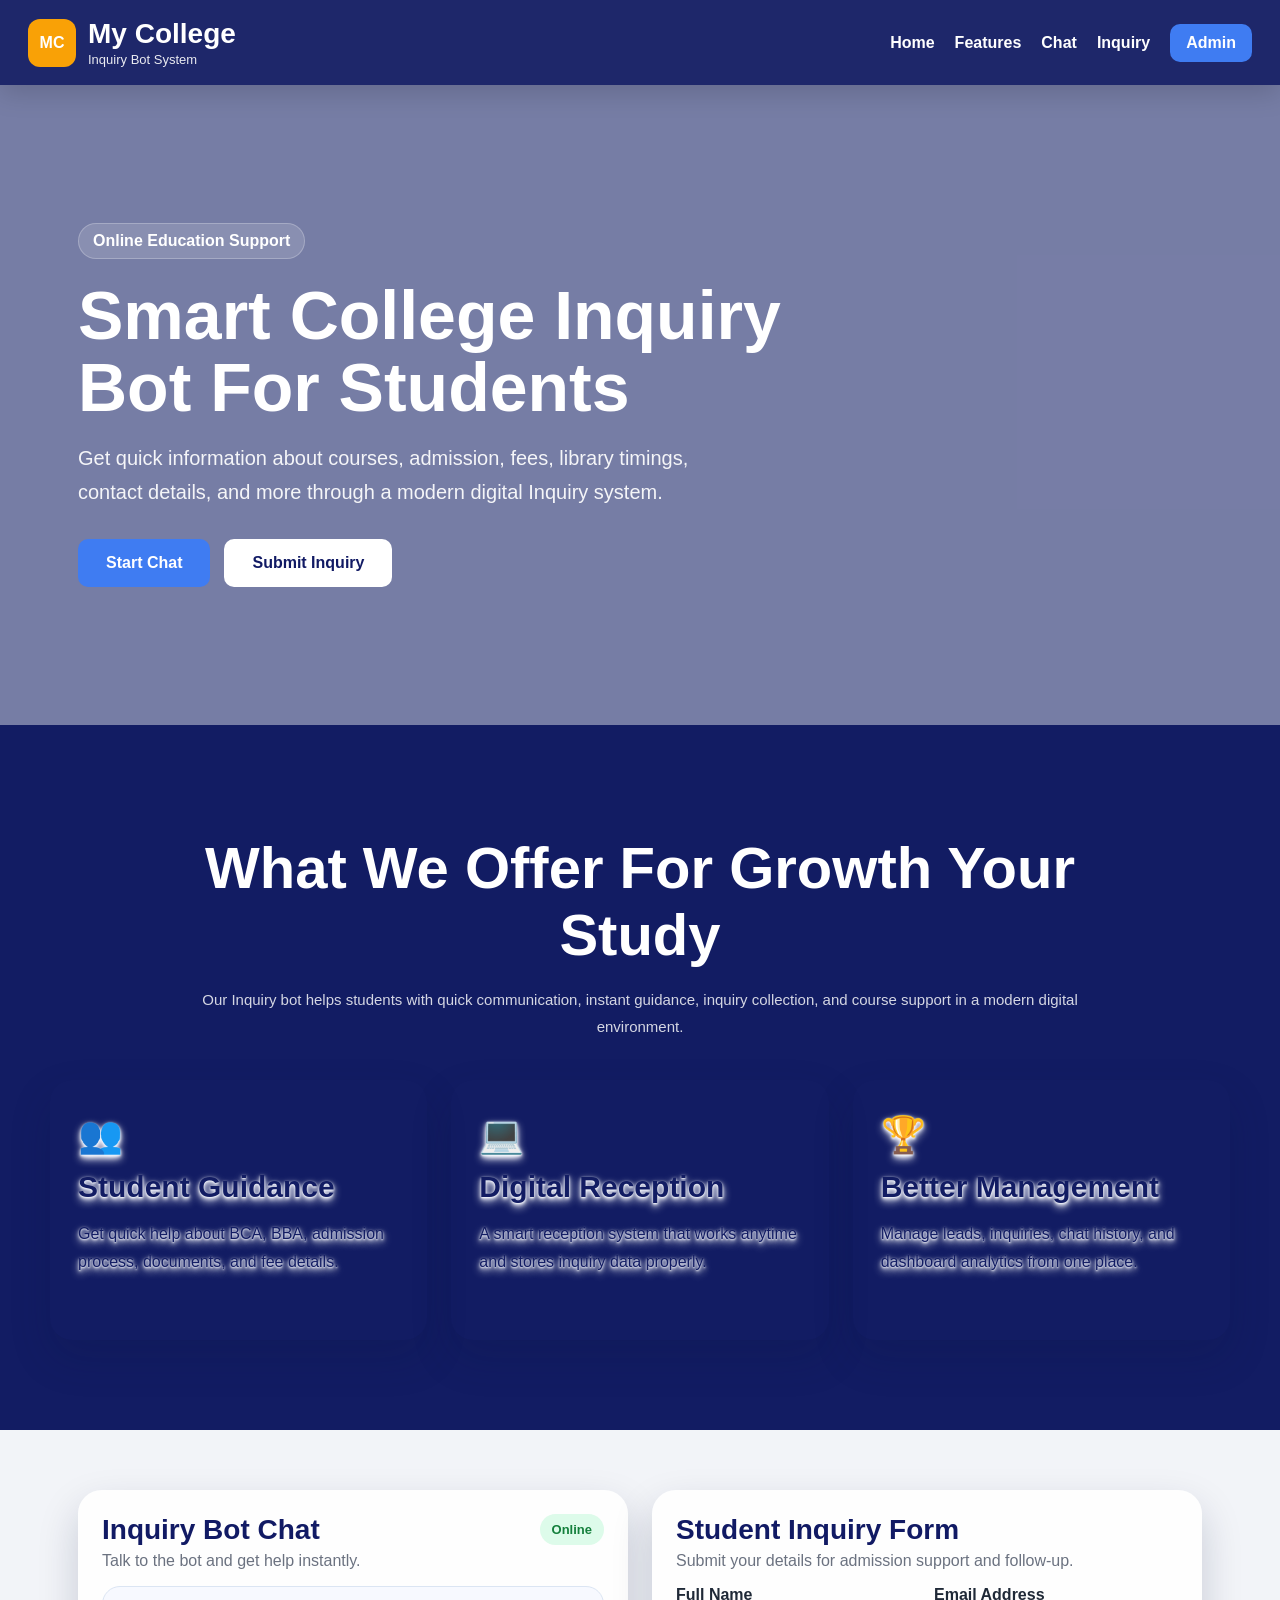
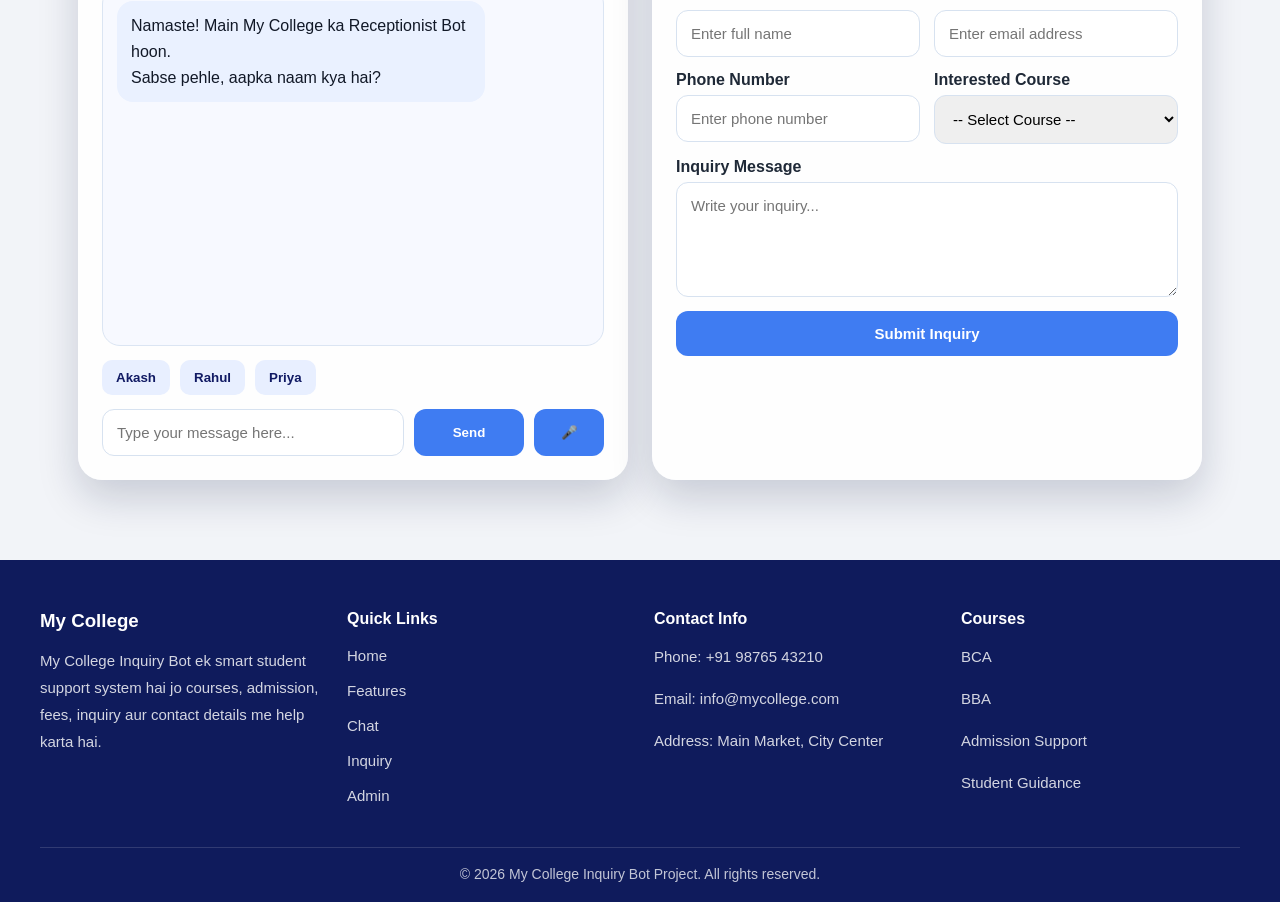
<file: Receptionist-Bot-Project/frontend/index.html>
<!DOCTYPE html>
<html lang="en">
<head>
  <meta charset="UTF-8" />
  <meta name="viewport" content="width=device-width, initial-scale=1.0" />
  <title>My College Inquiry Bot</title>
  <link rel="stylesheet" href="style.css" />
</head>
<body>

  <header class="main-header">
    <div class="logo-box">
      <div class="logo-icon">MC</div>
      <div class="logo-text">
        <h1>My College</h1>
        <p>Inquiry Bot System</p>
      </div>
    </div>

    <nav class="main-nav">
      <a href="#hero">Home</a>
      <a href="#features">Features</a>
      <a href="#chatSection">Chat</a>
      <a href="#inquirySection">Inquiry</a>
      <a href="admin.html" target="_blank" class="nav-button">Admin</a>
    </nav>
  </header>

  <section class="hero-section" id="hero">
    <div class="hero-overlay"></div>
    <div class="hero-content">
      <div class="hero-left">
        <span class="hero-badge">Online Education Support</span>
        <h2>Smart College Inquiry Bot For Students</h2>
        <p>
          Get quick information about courses, admission, fees, library timings,
          contact details, and more through a modern digital Inquiry system.
        </p>

        <div class="hero-actions">
          <a href="#chatSection" class="btn-primary">Start Chat</a>
          <a href="#inquirySection" class="btn-secondary">Submit Inquiry</a>
        </div>
      </div>
    </div>
  </section>

  <section class="features-section" id="features">
    <div class="section-title">
      <h2>What We Offer For Growth Your Study</h2>
      <p>
        Our Inquiry bot helps students with quick communication, instant guidance,
        inquiry collection, and course support in a modern digital environment.
      </p>
    </div>

    <div class="feature-cards">
      <div class="feature-card purple">
        <div class="feature-icon">👥</div>
        <h3>Student Guidance</h3>
        <p>Get quick help about BCA, BBA, admission process, documents, and fee details.</p>
      </div>

      <div class="feature-card blue">
        <div class="feature-icon">💻</div>
        <h3>Digital Reception</h3>
        <p>A smart reception system that works anytime and stores inquiry data properly.</p>
      </div>

      <div class="feature-card pink">
        <div class="feature-icon">🏆</div>
        <h3>Better Management</h3>
        <p>Manage leads, inquiries, chat history, and dashboard analytics from one place.</p>
      </div>
    </div>
  </section>

  <section class="bot-layout-section">
    <div class="bot-layout-grid">
      <section id="chatSection" class="glass-panel">
        <div class="panel-head">
          <div>
            <h3>Inquiry Bot Chat</h3>
            <p>Talk to the bot and get help instantly.</p>
          </div>
          <span class="live-badge">Online</span>
        </div>

        <div id="chatMessages" class="chat-messages"></div>
        <div id="quickOptions" class="quick-options"></div>

        <div class="chat-input-row">
          <input id="userInput" type="text" placeholder="Type your message here..." />
          <button type="button" onclick="sendMessage()">Send</button>
          <button type="button" class="mic-btn" onclick="startVoice()">🎤</button>
        </div>
      </section>

      <section id="inquirySection" class="glass-panel">
        <div class="panel-head">
          <div>
            <h3>Student Inquiry Form</h3>
            <p>Submit your details for admission support and follow-up.</p>
          </div>
        </div>

        <form id="inquiryForm" class="inquiry-form">
          <div class="form-row">
            <div class="form-group">
              <label for="name">Full Name</label>
              <input id="name" type="text" placeholder="Enter full name" required />
            </div>

            <div class="form-group">
              <label for="email">Email Address</label>
              <input id="email" type="email" placeholder="Enter email address" />
            </div>
          </div>

          <div class="form-row">
            <div class="form-group">
              <label for="phone">Phone Number</label>
              <input id="phone" type="text" placeholder="Enter phone number" />
            </div>

            <div class="form-group">
              <label for="course">Interested Course</label>
              <select id="course" required>
                <option value="">-- Select Course --</option>
                <option value="BCA">BCA</option>
                <option value="BBA">BBA</option>
              </select>
            </div>
          </div>

          <div class="form-group">
            <label for="message">Inquiry Message</label>
            <textarea id="message" rows="5" placeholder="Write your inquiry..." required></textarea>
          </div>

          <button type="submit" class="full-submit-btn">Submit Inquiry</button>
        </form>

        <p id="formStatus" class="form-status"></p>
      </section>
    </div>
  </section>

  <footer class="site-footer">
    <div class="footer-container">
      <div class="footer-grid">
        <div class="footer-box">
          <h3>My College</h3>
          <p>
            My College Inquiry Bot ek smart student support system hai
            jo courses, admission, fees, inquiry aur contact details me help karta hai.
          </p>
        </div>

        <div class="footer-box">
          <h4>Quick Links</h4>
          <ul>
            <li><a href="#hero">Home</a></li>
            <li><a href="#features">Features</a></li>
            <li><a href="#chatSection">Chat</a></li>
            <li><a href="#inquirySection">Inquiry</a></li>
            <li><a href="admin.html">Admin</a></li>
          </ul>
        </div>

        <div class="footer-box">
          <h4>Contact Info</h4>
          <p>Phone: +91 98765 43210</p>
          <p>Email: info@mycollege.com</p>
          <p>Address: Main Market, City Center</p>
        </div>

        <div class="footer-box">
          <h4>Courses</h4>
          <p>BCA</p>
          <p>BBA</p>
          <p>Admission Support</p>
          <p>Student Guidance</p>
        </div>
      </div>

      <div class="footer-bottom">
        <p>© 2026 My College Inquiry Bot Project. All rights reserved.</p>
      </div>
    </div>
  </footer>

  <script src="script.js"></script>
</body>
</html>
</file>
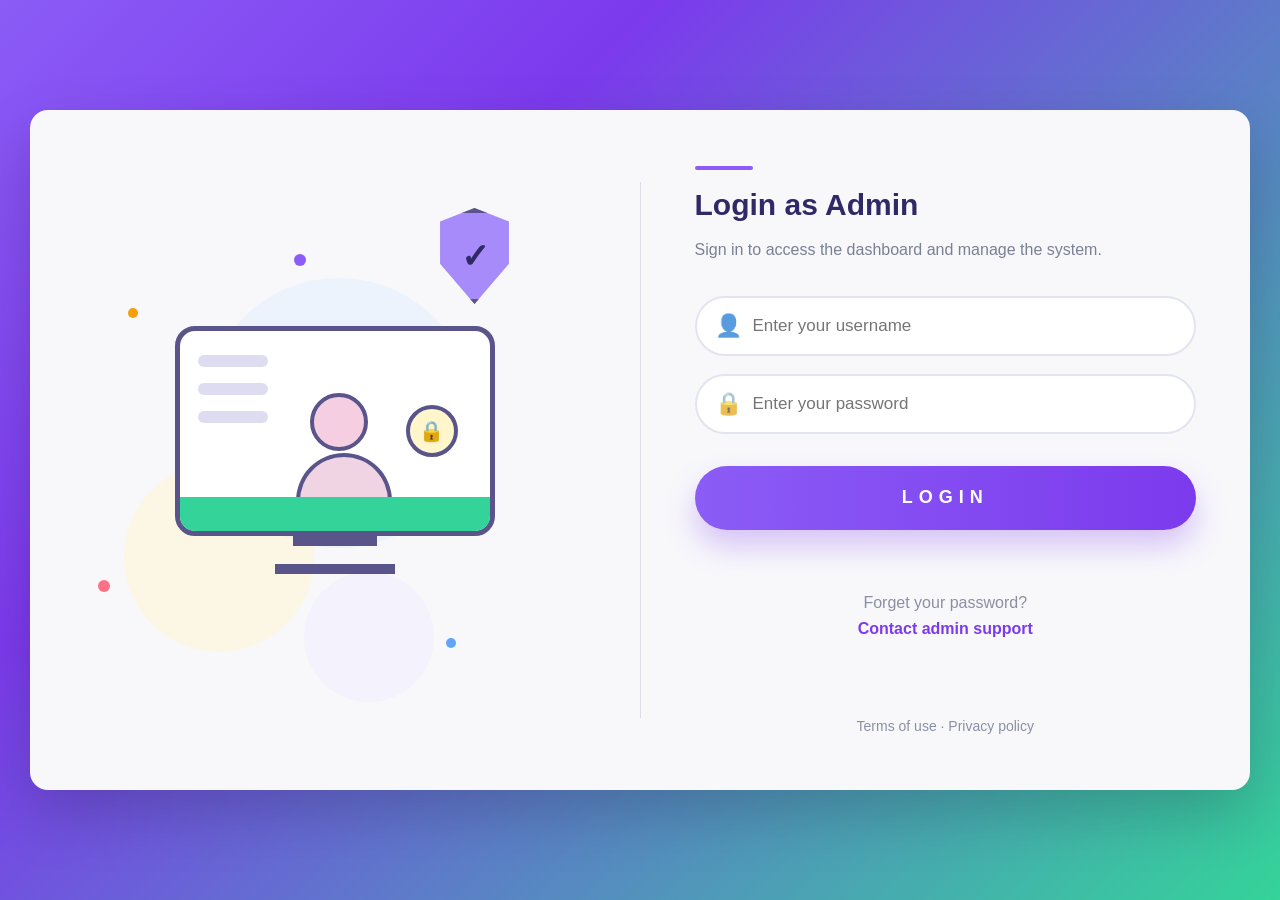
<file: Receptionist-Bot-Project/frontend/admin.html>
<!DOCTYPE html>
<html lang="en">
<head>
  <meta charset="UTF-8" />
  <meta name="viewport" content="width=device-width, initial-scale=1.0" />
  <title>Admin Login - My College</title>
  <link rel="stylesheet" href="style.css" />
</head>
<body class="admin-login-body">

  <div class="admin-login-wrapper">
    <div class="admin-login-card">
      <div class="admin-login-left">
        <div class="admin-illustration">
          <div class="admin-blob admin-blob-1"></div>
          <div class="admin-blob admin-blob-2"></div>
          <div class="admin-blob admin-blob-3"></div>

          <div class="admin-monitor">
            <div class="admin-monitor-screen">
              <div class="admin-user-icon"></div>
              <div class="admin-lock-badge">🔒</div>
            </div>
            <div class="admin-monitor-bottom"></div>
            <div class="admin-monitor-stand"></div>
          </div>

          <div class="admin-shield">✓</div>
          <div class="admin-dot dot-1"></div>
          <div class="admin-dot dot-2"></div>
          <div class="admin-dot dot-3"></div>
          <div class="admin-dot dot-4"></div>
        </div>
      </div>

      <div class="admin-login-divider"></div>

      <div class="admin-login-right">
        <div class="admin-login-heading-line"></div>
        <h2>Login as Admin</h2>
        <p>Sign in to access the dashboard and manage the system.</p>

        <div class="admin-input-group">
          <span class="admin-input-icon">👤</span>
          <input type="text" id="username" placeholder="Enter your username" />
        </div>

        <div class="admin-input-group">
          <span class="admin-input-icon">🔒</span>
          <input type="password" id="password" placeholder="Enter your password" />
        </div>

        <button class="admin-login-btn" onclick="login()">LOGIN</button>
        <p id="error" class="admin-error-text"></p>

        <div class="admin-login-links">
          <span>Forget your password?</span>
          <a href="#" onclick="showForgotMessage(event)">Contact admin support</a>
        </div>

        <div class="admin-login-footer">
          Terms of use · Privacy policy
        </div>
      </div>
    </div>
  </div>

  <script>
    async function login() {
      const username = document.getElementById("username").value.trim();
      const password = document.getElementById("password").value.trim();
      const error = document.getElementById("error");
      error.textContent = "";

      if (!username || !password) {
        error.textContent = "Please enter username and password.";
        return;
      }

      try {
        const res = await fetch("http://127.0.0.1:8080/login", {
          method: "POST",
          headers: { "Content-Type": "application/json" },
          body: JSON.stringify({ username, password })
        });

        const text = await res.text();

        if (res.status === 200 && text.includes("success")) {
          localStorage.setItem("adminAuth", "true");
          window.location.href = "dashboard.html";
        } else {
          error.textContent = "Invalid username or password.";
        }
      } catch (e) {
        error.textContent = "Server not responding.";
      }
    }

    function showForgotMessage(event) {
      event.preventDefault();
      alert("Forgot password mail feature is not enabled in this lightweight version. Please contact system administrator.");
    }

    document.addEventListener("keypress", function (event) {
      if (event.key === "Enter") login();
    });
  </script>
</body>
</html>
</file>
<file: Receptionist-Bot-Project/frontend/style.css>
* { box-sizing: border-box; }

:root {
  --blue: #3f7cf2;
  --dark-blue: #111a64;
  --navy: #121c63;
  --orange: #f9a106;
  --text: #1f2937;
  --muted: #6b7280;
  --purple: #7d67ee;
  --pink: #ff4c6a;
  --card-blue: #4e83f1;
  --shadow: 0 18px 40px rgba(10, 20, 60, 0.18);
}

html { scroll-behavior: smooth; }

body {
  margin: 0;
  font-family: "Segoe UI", Arial, sans-serif;
  color: var(--text);
  background: #f2f4f8;
}

.main-header {
  position: sticky;
  top: 0;
  z-index: 100;
  background: rgba(18, 28, 99, 0.95);
  backdrop-filter: blur(10px);
  color: white;
  display: flex;
  justify-content: space-between;
  align-items: center;
  padding: 18px 28px;
  flex-wrap: wrap;
  box-shadow: 0 8px 25px rgba(0, 0, 0, 0.15);
}

.logo-box {
  display: flex;
  align-items: center;
  gap: 12px;
}

.logo-icon {
  background: var(--orange);
  color: white;
  width: 48px;
  height: 48px;
  border-radius: 12px;
  display: grid;
  place-items: center;
  font-weight: 800;
}

.logo-text h1 {
  margin: 0;
  font-size: 28px;
}

.logo-text p {
  margin: 2px 0 0;
  font-size: 13px;
  opacity: 0.9;
}

.main-nav {
  display: flex;
  gap: 20px;
  align-items: center;
  flex-wrap: wrap;
}

.main-nav a {
  color: white;
  text-decoration: none;
  font-weight: 600;
}

.nav-button {
  background: var(--blue);
  padding: 10px 16px;
  border-radius: 10px;
}

.hero-section {
  position: relative;
  min-height: 640px;
  display: flex;
  align-items: center;
  background-image: url("https://images.unsplash.com/photo-1693608231470-25e1b16a23b9?q=80&w=1974&auto=format&fit=crop");
  background-size: cover;
  background-position: center;
}

.hero-overlay {
  position: absolute;
  inset: 0;
  background: rgba(18, 28, 99, 0.55);
}

.hero-content {
  position: relative;
  z-index: 2;
  width: 100%;
  max-width: 1180px;
  margin: 0 auto;
  padding: 50px 28px;
}

.hero-left {
  max-width: 720px;
  color: white;
}

.hero-badge {
  display: inline-block;
  background: rgba(255, 255, 255, 0.14);
  border: 1px solid rgba(255, 255, 255, 0.24);
  padding: 8px 14px;
  border-radius: 999px;
  font-weight: 700;
  margin-bottom: 20px;
}

.hero-left h2 {
  margin: 0 0 18px;
  font-size: 68px;
  line-height: 1.06;
  font-weight: 800;
}

.hero-left p {
  margin: 0;
  font-size: 20px;
  max-width: 640px;
  line-height: 1.7;
  color: rgba(255, 255, 255, 0.92);
}

.hero-actions {
  margin-top: 30px;
  display: flex;
  gap: 14px;
  flex-wrap: wrap;
}

.btn-primary,
.btn-secondary {
  text-decoration: none;
  padding: 15px 28px;
  border-radius: 10px;
  font-weight: 800;
  display: inline-block;
}

.btn-primary {
  background: var(--blue);
  color: white;
}

.btn-secondary {
  background: white;
  color: var(--dark-blue);
  transition: .3s ease;
}

.btn-secondary:hover {
  transform: scale(1.04);
  background: var(--blue);
  color: white;
}

.features-section {
  background: var(--navy);
  padding: 110px 28px 90px;
  color: white;
  margin-top: 0;
}

.section-title {
  max-width: 940px;
  margin: 0 auto 40px;
  text-align: center;
}

.section-title h2 {
  font-size: 58px;
  line-height: 1.15;
  margin: 0 0 18px;
}

.section-title p {
  color: rgba(255, 255, 255, 0.82);
  line-height: 1.8;
  font-size: 15px;
}

.feature-cards {
  max-width: 1180px;
  margin: 0 auto;
  display: grid;
  grid-template-columns: repeat(3, 1fr);
  gap: 24px;
}

.feature-card {
  border-radius: 22px;
  padding: 34px 28px;
  min-height: 260px;
  box-shadow: var(--shadow);
  transition: .3s ease;
  background-size: cover;
  background-position: center;
  text-shadow: #f7f9ff 0px 1px 2px, #f7f9ff 0px 2px 4px, #f7f9ff 0px 4px 8px;
}

.feature-card:hover { transform: scale(1.02); }

.feature-card h3 {
  margin: 14px 0 12px;
  font-size: 30px;
  color: var(--navy);
}

.feature-card p {
  line-height: 1.7;
  color: var(--navy);
}

.feature-icon { font-size: 36px; }

.feature-card.purple {
  background-image: url("https://images.unsplash.com/photo-1531545514256-b1400bc00f31?q=80&w=1074&auto=format&fit=crop");
}

.feature-card.blue {
  background-image: url("https://images.unsplash.com/photo-1519389950473-47ba0277781c?q=80&w=1170&auto=format&fit=crop");
}

.feature-card.pink {
  background-image: url("https://images.unsplash.com/photo-1531496730074-83b638c0a7ac?q=80&w=1074&auto=format&fit=crop");
}

.bot-layout-section {
  max-width: 1180px;
  margin: 60px auto 80px;
  padding: 0 28px;
}

.bot-layout-grid {
  display: grid;
  grid-template-columns: 1fr 1fr;
  gap: 24px;
}

.glass-panel {
  background: rgba(255, 255, 255, 0.92);
  border-radius: 24px;
  padding: 24px;
  box-shadow: var(--shadow);
}

.panel-head {
  display: flex;
  justify-content: space-between;
  align-items: flex-start;
  gap: 12px;
  margin-bottom: 16px;
}

.panel-head h3 {
  margin: 0 0 6px;
  font-size: 28px;
  color: var(--dark-blue);
}

.panel-head p {
  margin: 0;
  color: var(--muted);
}

.live-badge {
  background: #ddfbea;
  color: #15803d;
  padding: 8px 12px;
  border-radius: 999px;
  font-size: 13px;
  font-weight: 700;
}

.chat-messages {
  height: 360px;
  overflow-y: auto;
  background: #f7f9ff;
  border: 1px solid #dbe5f3;
  border-radius: 18px;
  padding: 14px;
  margin-bottom: 14px;
}

.message {
  max-width: 78%;
  padding: 12px 14px;
  border-radius: 16px;
  margin-bottom: 12px;
  line-height: 1.6;
  white-space: pre-wrap;
  word-break: break-word;
}

.message.user {
  background: var(--blue);
  color: white;
  margin-left: auto;
}

.message.bot {
  background: #eaf1ff;
  color: #111827;
  margin-right: auto;
}

.typing {
  display: inline-flex;
  gap: 5px;
  align-items: center;
}

.typing span {
  width: 7px;
  height: 7px;
  background: #64748b;
  border-radius: 50%;
  animation: bounce 1s infinite;
}

.typing span:nth-child(2) { animation-delay: 0.15s; }
.typing span:nth-child(3) { animation-delay: 0.3s; }

.quick-options {
  display: flex;
  gap: 10px;
  flex-wrap: wrap;
  margin-bottom: 14px;
}

.quick-options button {
  border: none;
  background: #e8efff;
  color: var(--dark-blue);
  padding: 10px 14px;
  border-radius: 10px;
  cursor: pointer;
  font-weight: 700;
}

.chat-input-row {
  display: grid;
  grid-template-columns: 1fr 110px 70px;
  gap: 10px;
}

.chat-input-row input {
  width: 100%;
  padding: 14px 14px;
  border: 1px solid #d7e2f0;
  border-radius: 12px;
  font-size: 15px;
}

.chat-input-row button {
  border: none;
  border-radius: 12px;
  background: var(--blue);
  color: white;
  font-weight: 800;
  cursor: pointer;
}

.inquiry-form {
  display: grid;
  gap: 14px;
}

.form-row {
  display: grid;
  grid-template-columns: 1fr 1fr;
  gap: 14px;
}

.form-group {
  display: flex;
  flex-direction: column;
}

.form-group label {
  margin-bottom: 6px;
  color: #1f2937;
  font-weight: 700;
}

.form-group input,
.form-group textarea,
.form-group select {
  width: 100%;
  padding: 14px 14px;
  border: 1px solid #d7e2f0;
  border-radius: 12px;
  font-size: 15px;
  font-family: inherit;
}

.full-submit-btn {
  border: none;
  background: var(--blue);
  color: white;
  padding: 14px;
  border-radius: 12px;
  font-size: 15px;
  font-weight: 800;
  cursor: pointer;
}

.form-status {
  margin-top: 12px;
  color: #2563eb;
  font-weight: 700;
}

.site-footer {
  background: #0f1b5c;
  color: white;
  padding: 50px 28px 20px;
  margin-top: 60px;
}

.footer-container {
  max-width: 1200px;
  margin: 0 auto;
}

.footer-grid {
  display: grid;
  grid-template-columns: repeat(4, 1fr);
  gap: 28px;
}

.footer-box h3,
.footer-box h4 {
  margin-top: 0;
  margin-bottom: 14px;
  color: #ffffff;
}

.footer-box p,
.footer-box li,
.footer-box a {
  color: rgba(255, 255, 255, 0.82);
  line-height: 1.8;
  font-size: 15px;
  text-decoration: none;
}

.footer-box ul {
  list-style: none;
  padding: 0;
  margin: 0;
}

.footer-box ul li {
  margin-bottom: 8px;
}

.footer-box a:hover {
  color: #8ec5ff;
}

.footer-bottom {
  border-top: 1px solid rgba(255, 255, 255, 0.14);
  margin-top: 30px;
  padding-top: 18px;
  text-align: center;
}

.footer-bottom p {
  margin: 0;
  color: rgba(255, 255, 255, 0.75);
  font-size: 14px;
}

/* Admin login */
.admin-login-body {
  margin: 0;
  min-height: 100vh;
  font-family: "Segoe UI", Arial, sans-serif;
  background: linear-gradient(135deg, #8b5cf6 0%, #7c3aed 30%, #34d399 100%);
  display: flex;
  align-items: center;
  justify-content: center;
  padding: 28px;
}

.admin-login-wrapper {
  width: 100%;
  max-width: 1220px;
}

.admin-login-card {
  background: #f8f8fb;
  border-radius: 18px;
  min-height: 680px;
  display: grid;
  grid-template-columns: 1fr 1px 1fr;
  box-shadow: 0 24px 60px rgba(0, 0, 0, 0.18);
  overflow: hidden;
}

.admin-login-left,
.admin-login-right {
  padding: 48px 54px;
  position: relative;
}

.admin-login-divider {
  width: 1px;
  background: #dddde7;
  margin: 72px 0;
}

.admin-illustration {
  position: relative;
  width: 100%;
  height: 100%;
  min-height: 460px;
  display: flex;
  align-items: center;
  justify-content: center;
}

.admin-blob {
  position: absolute;
  border-radius: 50%;
  opacity: 0.45;
}

.admin-blob-1 {
  width: 270px;
  height: 270px;
  background: #dbeafe;
  top: 120px;
  left: 120px;
}

.admin-blob-2 {
  width: 190px;
  height: 190px;
  background: #fef3c7;
  bottom: 90px;
  left: 40px;
}

.admin-blob-3 {
  width: 130px;
  height: 130px;
  background: #ede9fe;
  bottom: 40px;
  left: 220px;
}

.admin-monitor {
  position: relative;
  width: 320px;
  z-index: 2;
}

.admin-monitor-screen {
  height: 210px;
  border: 5px solid #59558a;
  border-radius: 20px;
  background: white;
  position: relative;
  overflow: hidden;
}

.admin-monitor-screen::before {
  content: "";
  position: absolute;
  left: 18px;
  top: 24px;
  width: 70px;
  height: 12px;
  background: #dedcf0;
  border-radius: 20px;
  box-shadow: 0 28px 0 #dedcf0, 0 56px 0 #dedcf0;
}

.admin-monitor-screen::after {
  content: "";
  position: absolute;
  left: 0;
  bottom: 0;
  width: 100%;
  height: 34px;
  background: #34d399;
}

.admin-user-icon {
  position: absolute;
  top: 62px;
  left: 130px;
  width: 58px;
  height: 58px;
  background: #f5cfe1;
  border: 4px solid #59558a;
  border-radius: 50%;
}

.admin-user-icon::before {
  content: "";
  position: absolute;
  top: 56px;
  left: -18px;
  width: 88px;
  height: 48px;
  background: #f0d4e4;
  border: 4px solid #59558a;
  border-top-left-radius: 50px;
  border-top-right-radius: 50px;
  border-bottom: none;
}

.admin-lock-badge {
  position: absolute;
  right: 32px;
  top: 74px;
  width: 52px;
  height: 52px;
  background: #fff6cc;
  border: 4px solid #59558a;
  border-radius: 50%;
  display: flex;
  align-items: center;
  justify-content: center;
  font-size: 20px;
}

.admin-monitor-bottom {
  width: 84px;
  height: 10px;
  background: #59558a;
  margin: 0 auto;
}

.admin-monitor-stand {
  width: 120px;
  height: 10px;
  background: #59558a;
  margin: 18px auto 0;
}

.admin-shield {
  position: absolute;
  right: 70px;
  top: 50px;
  width: 82px;
  height: 96px;
  background: #a78bfa;
  color: #2f2a67;
  font-weight: 800;
  border: 5px solid #59558a;
  clip-path: polygon(50% 0%, 92% 14%, 92% 58%, 50% 100%, 8% 58%, 8% 14%);
  display: flex;
  align-items: center;
  justify-content: center;
  font-size: 34px;
  z-index: 3;
}

.admin-dot {
  position: absolute;
  border-radius: 50%;
}

.dot-1 { width: 12px; height: 12px; background: #8b5cf6; top: 96px; left: 210px; }
.dot-2 { width: 10px; height: 10px; background: #f59e0b; top: 150px; left: 44px; }
.dot-3 { width: 10px; height: 10px; background: #60a5fa; bottom: 94px; right: 130px; }
.dot-4 { width: 12px; height: 12px; background: #fb7185; bottom: 150px; left: 14px; }

.admin-login-right {
  display: flex;
  flex-direction: column;
  justify-content: center;
}

.admin-login-heading-line {
  width: 58px;
  height: 4px;
  background: #8b5cf6;
  border-radius: 999px;
  margin-bottom: 18px;
}

.admin-login-right h2 {
  margin: 0 0 14px;
  font-size: 30px;
  color: #2f2a67;
  font-weight: 700;
}

.admin-login-right p {
  margin: 0 0 32px;
  color: #7a8094;
  font-size: 16px;
  line-height: 1.7;
  max-width: 460px;
}

.admin-input-group {
  position: relative;
  margin-bottom: 18px;
}

.admin-input-group input {
  width: 100%;
  height: 60px;
  border: 2px solid #e2e5ef;
  border-radius: 999px;
  padding: 0 58px 0 56px;
  font-size: 17px;
  background: white;
  outline: none;
  color: #374151;
}

.admin-input-group input:focus {
  border-color: #8b5cf6;
  box-shadow: 0 0 0 4px rgba(139, 92, 246, 0.12);
}

.admin-input-icon {
  position: absolute;
  left: 20px;
  top: 50%;
  transform: translateY(-50%);
  font-size: 22px;
  opacity: 0.72;
}

.admin-login-btn {
  margin-top: 14px;
  width: 100%;
  height: 64px;
  border: none;
  border-radius: 999px;
  background: linear-gradient(90deg, #8b5cf6 0%, #7c3aed 100%);
  color: white;
  font-size: 18px;
  font-weight: 800;
  letter-spacing: 6px;
  cursor: pointer;
  box-shadow: 0 16px 30px rgba(124, 58, 237, 0.28);
}

.admin-error-text {
  min-height: 24px;
  margin: 18px 0 8px;
  color: #dc2626;
  font-weight: 600;
  text-align: center;
}

.admin-login-links {
  text-align: center;
  margin-top: 8px;
}

.admin-login-links span {
  display: block;
  color: #8b8fa3;
  margin-bottom: 8px;
}

.admin-login-links a {
  color: #7c3aed;
  text-decoration: none;
  font-weight: 700;
}

.admin-login-footer {
  margin-top: 80px;
  text-align: center;
  color: #8b8fa3;
  font-size: 14px;
}

/* Dashboard */
.dashboard-body {
  margin: 0;
  font-family: "Segoe UI", Arial, sans-serif;
  background: #f4f5fb;
  color: #1f2452;
}

.dashboard-header {
  background: #f7f7fc;
  border-bottom: 1px solid #e5e7f0;
  display: flex;
  justify-content: space-between;
  align-items: center;
  padding: 26px 34px;
  flex-wrap: wrap;
  gap: 16px;
}

.dashboard-brand {
  display: flex;
  align-items: center;
  gap: 16px;
}

.dashboard-logo {
  width: 66px;
  height: 66px;
  border-radius: 18px;
  background: linear-gradient(135deg, #8b5cf6, #6d8df7);
  color: white;
  display: grid;
  place-items: center;
  font-size: 28px;
  font-weight: 800;
}

.dashboard-brand h1 {
  margin: 0;
  font-size: 42px;
  color: #1f2452;
}

.dashboard-brand p {
  margin: 4px 0 0;
  color: #6d738c;
  font-size: 15px;
}

.dashboard-header-right {
  display: flex;
  align-items: center;
  gap: 18px;
  flex-wrap: wrap;
}

.dashboard-welcome {
  font-size: 18px;
  font-weight: 700;
  color: #1f2452;
}

.dashboard-secondary-btn {
  border: none;
  background: #6d8df7;
  color: white;
  padding: 14px 18px;
  border-radius: 12px;
  font-size: 15px;
  font-weight: 700;
  cursor: pointer;
}

.dashboard-logout-btn {
  border: none;
  background: #ef5b67;
  color: white;
  padding: 14px 22px;
  border-radius: 12px;
  font-size: 16px;
  font-weight: 700;
  cursor: pointer;
}

.dashboard-main {
  max-width: 1360px;
  margin: 0 auto;
  padding: 30px 34px 50px;
}

.dashboard-title {
  font-size: 58px;
  margin: 0 0 28px;
  color: #1f2452;
}

.dashboard-summary-grid {
  display: grid;
  grid-template-columns: repeat(3, 1fr);
  gap: 22px;
  margin-bottom: 26px;
}

.summary-card {
  background: #ffffff;
  border-radius: 22px;
  padding: 24px;
  display: flex;
  align-items: center;
  gap: 18px;
  box-shadow: 0 12px 28px rgba(37, 43, 91, 0.08);
}

.summary-icon {
  width: 68px;
  height: 68px;
  border-radius: 18px;
  display: grid;
  place-items: center;
  font-size: 30px;
  color: white;
  font-weight: bold;
}

.purple-card .summary-icon { background: linear-gradient(135deg, #a07cf8, #8b5cf6); }
.cyan-card .summary-icon { background: linear-gradient(135deg, #8bd3e6, #6cc6dc); }
.blue-card .summary-icon { background: linear-gradient(135deg, #83aef7, #6699ef); }

.summary-card h3 {
  margin: 0 0 6px;
  font-size: 22px;
  color: #1f2452;
}

.summary-card p {
  margin: 0;
  font-size: 26px;
  font-weight: 800;
  color: #1f2452;
}

.dashboard-chart-grid {
  display: grid;
  grid-template-columns: 1fr 1fr;
  gap: 22px;
  margin-bottom: 22px;
}

.dashboard-panel {
  background: #ffffff;
  border-radius: 22px;
  padding: 20px;
  box-shadow: 0 12px 28px rgba(37, 43, 91, 0.08);
}

.panel-top h3 {
  margin: 0 0 16px;
  font-size: 22px;
  color: #1f2452;
}

.chart-box {
  min-height: 260px;
}

.dashboard-toolbar {
  display: flex;
  gap: 12px;
  flex-wrap: wrap;
  margin-bottom: 22px;
}

.dashboard-toolbar button {
  border: none;
  background: #6d8df7;
  color: white;
  padding: 12px 18px;
  border-radius: 12px;
  font-size: 15px;
  font-weight: 700;
  cursor: pointer;
}

.dashboard-table-grid {
  display: grid;
  grid-template-columns: 1fr 1fr;
  gap: 22px;
}

.recycle-grid {
  grid-template-columns: 1fr;
  margin-top: 22px;
}

.recycle-panel {
  width: 100%;
}

.table-wrapper {
  overflow-x: auto;
  margin-top: 8px;
}

.data-table {
  width: 100%;
  border-collapse: collapse;
  min-width: 680px;
  background: #f8f8fc;
  border-radius: 16px;
  overflow: hidden;
}

.data-table thead tr {
  background: #f1f2f8;
}

.data-table th,
.data-table td {
  padding: 16px 14px;
  text-align: left;
  border-bottom: 1px solid #e4e7f0;
  color: #1f2452;
  font-size: 15px;
}

.data-table th {
  font-size: 16px;
  font-weight: 700;
}

.data-table tbody tr:hover {
  background: #f5f8ff;
}

.table-action-btn {
  border: none;
  padding: 8px 12px;
  border-radius: 8px;
  margin-right: 6px;
  cursor: pointer;
  font-size: 13px;
  font-weight: 700;
}

.edit-btn {
  background: #60a5fa;
  color: white;
}

.delete-btn {
  background: #ef4444;
  color: white;
}

.view-btn {
  background: #8b5cf6;
  color: white;
}

.custom-modal {
  display: none;
  position: fixed;
  inset: 0;
  background: rgba(15, 23, 42, 0.6);
  z-index: 9999;
  align-items: center;
  justify-content: center;
  padding: 20px;
}

.custom-modal-content {
  background: white;
  width: 100%;
  max-width: 700px;
  border-radius: 18px;
  padding: 22px;
  box-shadow: 0 18px 40px rgba(0, 0, 0, 0.25);
}

.modal-top {
  display: flex;
  justify-content: space-between;
  align-items: center;
  margin-bottom: 16px;
}

.modal-top h3 {
  margin: 0;
  color: #1f2452;
}

.modal-close-btn {
  border: none;
  background: #ef4444;
  color: white;
  width: 36px;
  height: 36px;
  border-radius: 50%;
  font-size: 20px;
  cursor: pointer;
}

.modal-message-box {
  background: #f8f8fc;
  border: 1px solid #e5e7f0;
  border-radius: 12px;
  padding: 16px;
  color: #1f2452;
  line-height: 1.7;
  white-space: pre-wrap;
}

.deleted-top {
  display: flex;
  justify-content: space-between;
  align-items: center;
  gap: 12px;
  flex-wrap: wrap;
}

#deletedPanel {
  margin-top: 14px;
}

#deletedTable input[type="checkbox"] {
  transform: scale(1.1);
  cursor: pointer;
}

@keyframes bounce {
  0%, 80%, 100% {
    opacity: 0.4;
    transform: translateY(0);
  }
  40% {
    opacity: 1;
    transform: translateY(-4px);
  }
}

@media (max-width: 1200px) {
  .dashboard-summary-grid,
  .dashboard-chart-grid,
  .dashboard-table-grid,
  .feature-cards,
  .bot-layout-grid {
    grid-template-columns: 1fr;
  }
}

@media (max-width: 992px) {
  .footer-grid {
    grid-template-columns: 1fr 1fr;
  }
}

@media (max-width: 980px) {
  .admin-login-card {
    grid-template-columns: 1fr;
  }

  .admin-login-divider {
    display: none;
  }

  .admin-login-left {
    display: none;
  }

  .admin-login-right {
    padding: 34px 24px;
  }
}

@media (max-width: 768px) {
  .hero-left h2 {
    font-size: 38px;
  }

  .form-row,
  .chat-input-row {
    grid-template-columns: 1fr;
  }

  .main-header {
    padding-left: 16px;
    padding-right: 16px;
  }

  .message {
    max-width: 90%;
  }

  .dashboard-header {
    padding: 20px 18px;
  }

  .dashboard-main {
    padding: 22px 18px 40px;
  }

  .dashboard-brand h1 {
    font-size: 30px;
  }

  .dashboard-title {
    font-size: 38px;
  }
}

@media (max-width: 600px) {
  .footer-grid {
    grid-template-columns: 1fr;
  }
}
</file>
